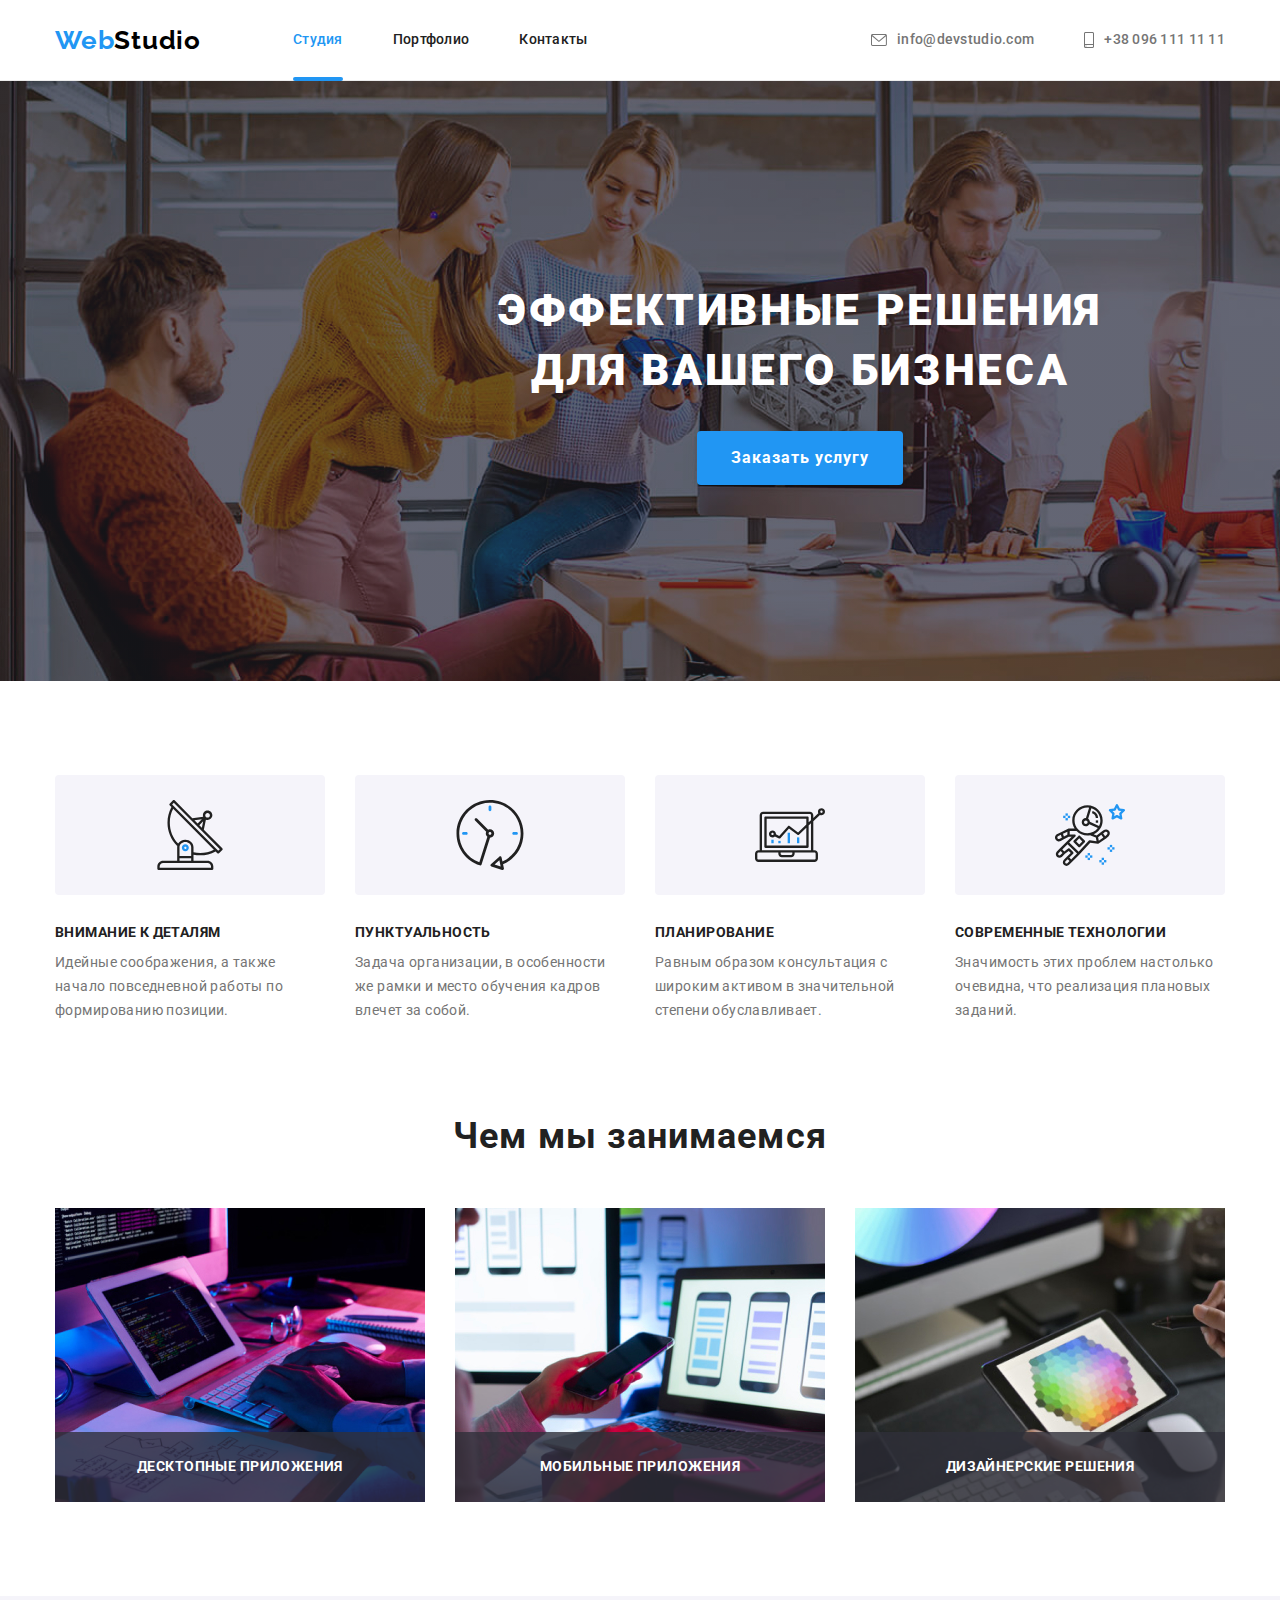
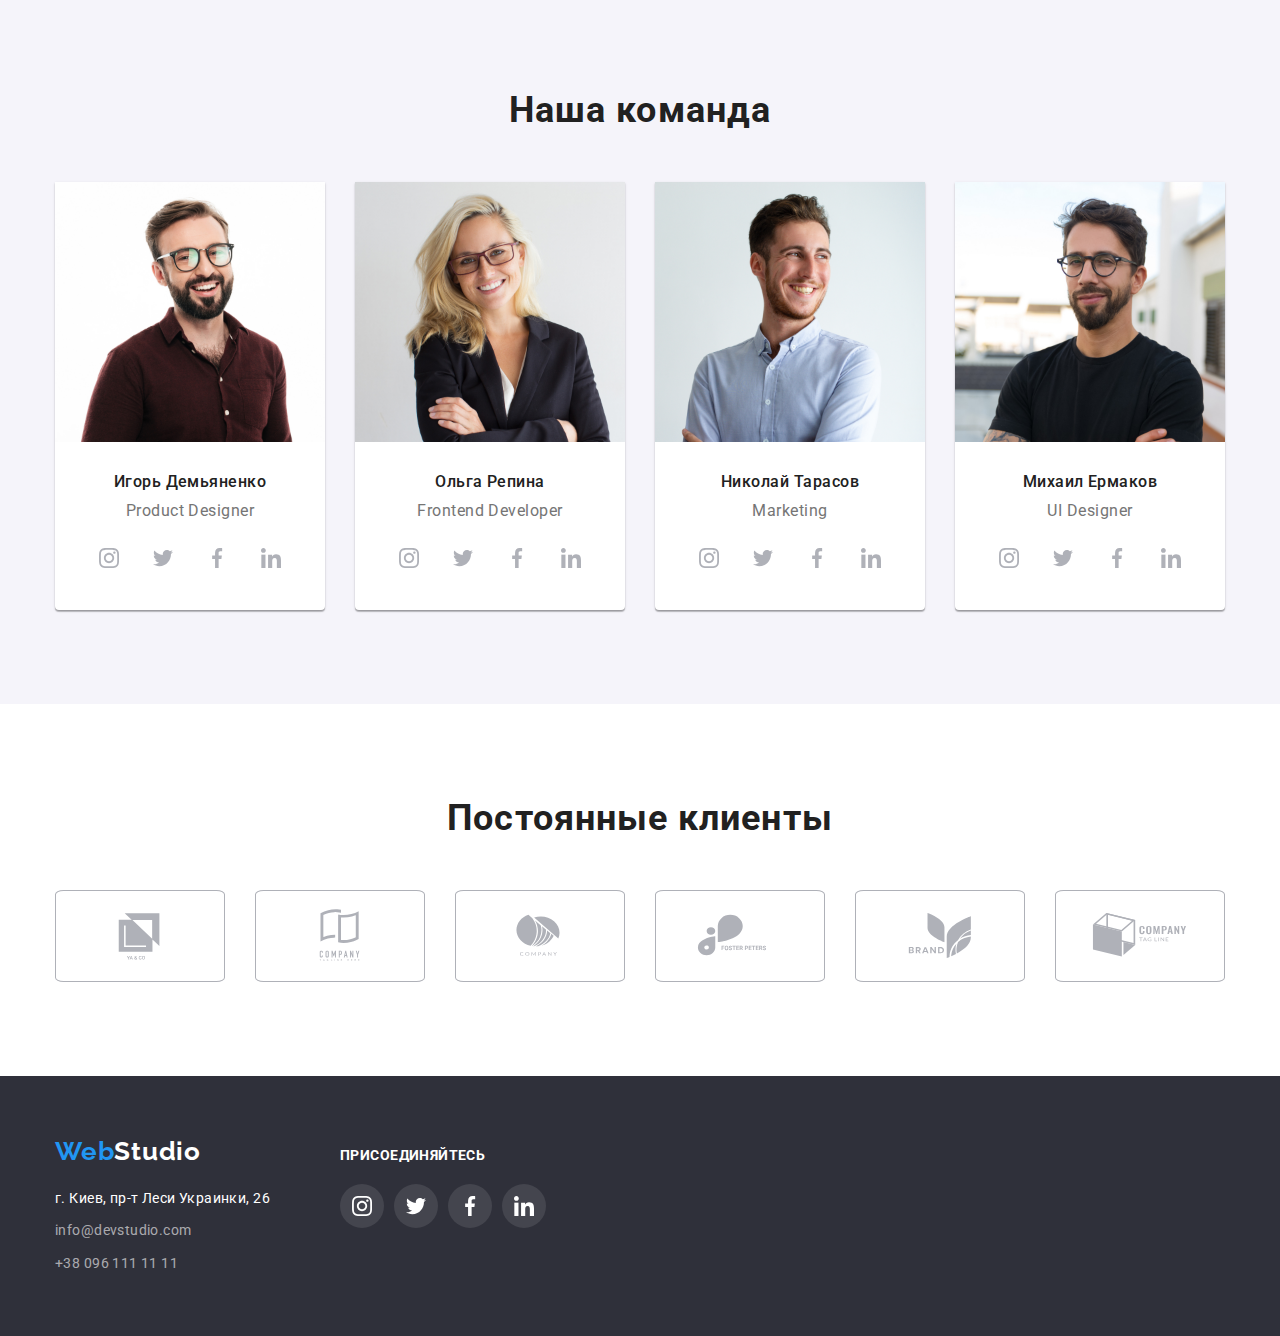
<file: index.html>
<!DOCTYPE html>
<html lang="ru">

<head>
    <meta charset="UTF-8">
    <meta http-equiv="X-UA-Compatible" content="IE=edge">
    <meta name="viewport" content="width=device-width, initial-scale=1.0">
    <title>Главная</title>
    <link href="https://fonts.googleapis.com/css2?family=Raleway:wght@700&family=Roboto:wght@400;500;700;900&display=swap"
    rel="stylesheet">
    <link rel="stylesheet" href="https://cdnjs.cloudflare.com/ajax/libs/modern-normalize/1.1.0/modern-normalize.min.css">
    <link rel="stylesheet" href="./css/styles.css">
</head>

<body class="body">
    <!--Header-->
    <header class="header">
        <div class="container page-header-container">
        <nav class="navigation">
            <a href="./index.html" lang="en" class="logo link">
                <span class="web">Web</span>Studio
            </a>
            <ul class="nav-menu-list list">

                <li class="nav-menu-item">
                    <a href="./index.html" class="menu-link link current">Студия</a> 
                </li>
                <li class="nav-menu-item">
                    <a href="portfolio.html" class="menu-link link">Портфолио</a> 
                </li>
                <li class="nav-menu-item">
                    <a href="" class="menu-link link">Контакты</a> 
                </li>

            </ul>
        </nav>
        <ul class="contacts-list list">
            <li class="contacts-list-item">
                <a href="mailto:info@devstudio.com" lang="en" class="contact-link link">
                    <svg class="contact-icon" width="16" height="12">
                        <use href="./images/sprite.svg#envelope"></use>
                    </svg>
                    info@devstudio.com
                </a>
            </li>
            <li class="contacts-list-item">
                <a href="tel:+380961111111" class="contact-link link">
                    <svg class="contact-icon" width="10" height="16">
                        <use href="./images/sprite.svg#smartphone"></use>
                    </svg>
                    +38 096 111 11 11
                </a>
            </li>
        </ul>
        </div>
    </header>
    <!--Main Content-->
    <main class="main-content">
        <!--HERO-->
        <section class="hero">
            <div class="container">
            <h1 class="hero-title">Эффективные решения<br>для вашего бизнеса</h1>
            <button class="hero-button" data-modal-open type="button"><span class="hero-button-text">Заказать услугу</span></button>
            </div>
        </section>
        <!--Our Features-->
        <section class="features section">
            <div class="container">
            <h2 class="visually-hidden">Наши достоинства</h2>
            <ul class="features-list list">
                <li class="features-list-item">
                    <a href="" class="features-list-icon-link link">
                        <svg class="features-list-icon" width="70" height="70">
                            <use href="./images/sprite.svg#antenna"></use>
                        </svg>
                    </a>
                    <h3 class="features-list-item-title">Внимание к деталям</h3>
                    <p class="features-list-item-text">Идейные соображения, а также начало повседневной работы по формированию позиции.</p>
                </li>

                <li class="features-list-item">
                    <a href="" class="features-list-icon-link link">
                        <svg class="features-list-icon" width="70" height="70">
                            <use href="./images/sprite.svg#clock"></use>
                        </svg>
                    </a>
                    <h3 class="features-list-item-title">Пунктуальность</h3>
                    <p class="features-list-item-text">Задача организации, в особенности же рамки и место обучения кадров влечет за собой.</p>
                </li>
                <li class="features-list-item">
                    <a href="" class="features-list-icon-link link">
                        <svg class="features-list-icon" width="70" height="70">
                            <use href="./images/sprite.svg#diagram"></use>
                        </svg>
                    </a>
                    <h3 class="features-list-item-title">Планирование</h3>
                    <p class="features-list-item-text">Равным образом консультация с широким активом в значительной степени обуславливает.</p>
                </li>
                <li class="features-list-item">
                    <a href="" class="features-list-icon-link link">
                        <svg class="features-list-icon" width="70" height="70">
                            <use href="./images/sprite.svg#astronaut"></use>
                        </svg>
                    </a>
                    <h3 class="features-list-item-title">Современные технологии</h3>
                    <p class="features-list-item-text">Значимость этих проблем настолько очевидна, что реализация плановых заданий.</p>
                </li>
            </ul>
            </div>
        </section>
        <!--Our Services-->
        <section class="services section">
            <div class="container">
            <h2 class="services-title">Чем мы занимаемся</h2>
            <ul class="services-list list">
                <li class="services-list-item">
                    <div class="service-list-overlay">
                    <p class="service-list-overlay-text">Десктопные приложения</p>
                    <img src="./images/services/веб-разработка.jpg" alt="веб-разработка" width="370" class="services-list-item-image">
                    </div>
                </li>
                <li class="services-list-item">
                    <div class="service-list-overlay">
                    <p class="service-list-overlay-text">Мобильные приложения</p>
                    <img src="./images/services/мобильная.jpg" alt="мобильная разработка" width="370" class="services-list-item-image">
                    </div>
                </li>
                <li class="services-list-item">
                    <div class="service-list-overlay">
                    <p class="service-list-overlay-text">Дизайнерские решения</p>
                    <img src="./images/services/дизайн.jpg" alt="веб-дизайн" width="370" class="services-list-item-image">
                    </div>
                </li>
            </ul>
            </div>
        </section>
        <!--Our Team-->
        <section class="team section">
            <div class="container">
            <h2 class="team-title">Наша команда</h2>
            <ul class="team-list list">
                <li class="team-list-item">
                    <img src="./images/team/img.jpg" alt="Игорь Демьяненко" width="270" class="team-list-item-image">
                    <div class="team-card-content">
                    <h3 class="team-list-item-name">Игорь Демьяненко</h3>
                    <p lang="en" class="team-list-item-orientation">Product Designer</p>
                    <ul class="social-network list">
                        <li class="social-network-item">
                            <a href="" class="social-network-link">
                                <svg class="social-icon" width="20" height="20">
                                    <use href="./images/sprite.svg#instagram"></use>
                                </svg>
                            </a>
                        </li>
                        <li class="social-network-item">
                            <a href="" class="social-network-link">
                                <svg class="social-icon" width="20" height="20">
                                    <use href="./images/sprite.svg#twitter"></use>
                                </svg>
                            </a>
                        </li>
                        <li class="social-network-item">
                            <a href="" class="social-network-link">
                                <svg class="social-icon" width="20" height="20">
                                    <use href="./images/sprite.svg#facebook"></use>
                                </svg>
                            </a>
                        </li>
                        <li class="social-network-item">
                            <a href="" class="social-network-link">
                                <svg class="social-icon" width="20" height="20">
                                    <use href="./images/sprite.svg#linkedin"></use>
                                </svg>
                            </a>
                        </li>
                    </ul>
                    </div>
                </li>
                <li class="team-list-item">
                    <img src="./images/team/img(1).jpg" alt="Ольга Репина" width="270" class="team-list-item-image">
                    <div class="team-card-content">
                    <h3 class="team-list-item-name">Ольга Репина</h3>
                    <p lang="en" class="team-list-item-orientation">Frontend Developer</p>
                    <ul class="social-network list">
                        <li class="social-network-item">
                            <a href="" class="social-network-link">
                                <svg class="social-icon" width="20" height="20">
                                    <use href="./images/sprite.svg#instagram"></use>
                                </svg>
                            </a>
                        </li>
                        <li class="social-network-item">
                            <a href="" class="social-network-link">
                                <svg class="social-icon" width="20" height="20">
                                    <use href="./images/sprite.svg#twitter"></use>
                                </svg>
                            </a>
                        </li>
                        <li class="social-network-item">
                            <a href="" class="social-network-link">
                                <svg class="social-icon" width="20" height="20">
                                    <use href="./images/sprite.svg#facebook"></use>
                                </svg>
                            </a>
                        </li>
                        <li class="social-network-item">
                            <a href="" class="social-network-link">
                                <svg class="social-icon" width="20" height="20">
                                    <use href="./images/sprite.svg#linkedin"></use>
                                </svg>
                            </a>
                        </li>
                    </ul>
                    </div>
                </li>
                <li class="team-list-item">
                    <img src="./images/team/img(2).jpg" alt="Николай Тарасов" width="270" class="team-list-item-image">
                    <div class="team-card-content">
                    <h3 class="team-list-item-name">Николай Тарасов</h3>
                    <p lang="en" class="team-list-item-orientation">Marketing</p>
                    <ul class="social-network list">
                        <li class="social-network-item">
                            <a href="" class="social-network-link">
                                <svg class="social-icon" width="20" height="20">
                                    <use href="./images/sprite.svg#instagram"></use>
                                </svg>
                            </a>
                        </li>
                        <li class="social-network-item">
                            <a href="" class="social-network-link">
                                <svg class="social-icon" width="20" height="20">
                                    <use href="./images/sprite.svg#twitter"></use>
                                </svg>
                            </a>
                        </li>
                        <li class="social-network-item">
                            <a href="" class="social-network-link">
                                <svg class="social-icon" width="20" height="20">
                                    <use href="./images/sprite.svg#facebook"></use>
                                </svg>
                            </a>
                        </li>
                        <li class="social-network-item">
                            <a href="" class="social-network-link">
                                <svg class="social-icon" width="20" height="20">
                                    <use href="./images/sprite.svg#linkedin"></use>
                                </svg>
                            </a>
                        </li>
                    </ul>
                    </div>
                </li>
                <li class="team-list-item">
                    <img src="./images/team/img(3).jpg" alt="Михаил Ермаков" width="270" class="team-list-item-image">
                    <div class="team-card-content">
                    <h3 class="team-list-item-name">Михаил Ермаков</h3>
                    <p lang="en" class="team-list-item-orientation">UI Designer</p>
                    <ul class="social-network list">
                        <li class="social-network-item">
                            <a href="" class="social-network-link link">
                                <svg class="social-icon" width="20" height="20">
                                    <use href="./images/sprite.svg#instagram"></use>
                                </svg>
                            </a>
                        </li>
                        <li class="social-network-item">
                            <a href="" class="social-network-link link">
                                <svg class="social-icon" width="20" height="20">
                                    <use href="./images/sprite.svg#twitter"></use>
                                </svg>
                            </a>
                        </li>
                        <li class="social-network-item">
                            <a href="" class="social-network-link link">
                                <svg class="social-icon" width="20" height="20">
                                    <use href="./images/sprite.svg#facebook"></use>
                                </svg>
                            </a>
                        </li>
                        <li class="social-network-item">
                            <a href="" class="social-network-link link">
                                <svg class="social-icon" width="20" height="20">
                                    <use href="./images/sprite.svg#linkedin"></use>
                                </svg>
                            </a>
                        </li>
                    </ul>
                    </div>
                </li>
            </ul>
            </div>
        </section>
        <!--Our Clients-->
        <section class="clients section">
        <div class="container">
            <h2 class="clients-title">Постоянные клиенты</h2>
            <ul class="client-list list">
                <li class="clients-list-item">
                    <a href="" class="clients-link link">
                        <svg class="client-icon" width="106" height="60">
                            <use href="./images/sprite.svg#logo"></use>
                        </svg>
                    </a>
                </li>
                <li class="clients-list-item">
                    <a href="" class="clients-link link">
                        <svg class="client-icon" width="106" height="60">
                            <use href="./images/sprite.svg#logo-1"></use>
                        </svg>
                    </a>
                </li>
                <li class="clients-list-item">
                    <a href="" class="clients-link link">
                    <svg class="client-icon" width="106" height="60">
                        <use href="./images/sprite.svg#logo-2"></use>
                    </svg>
                </a>
                </li>
                <li class="clients-list-item">
                    <a href="" class="clients-link link">
                        <svg class="client-icon" width="106" height="60">
                            <use href="./images/sprite.svg#logo-3"></use>
                        </svg>
                    </a>
                </li>
                <li class="clients-list-item">
                    <a href="" class="clients-link link">
                        <svg class="client-icon" width="106" height="60">
                            <use href="./images/sprite.svg#logo-4"></use>
                        </svg>
                    </a>
                </li>
                <li class="clients-list-item">
                    <a href="" class="clients-link link">
                        <svg class="client-icon" width="106" height="60">
                            <use href="./images/sprite.svg#logo-5"></use>
                        </svg>
                    </a>
                </li>
            </ul>



        </div>
        </section>
    </main>
    <!--Footer-->
    <footer class="footer">
        <div class="container footer-content">
        <div class="footer-left">
        <a href="index.html" lang="en" class="logo-footer link"><span class="web">Web</span>Studio</a>
        <address class="address">
        <ul class="address-list list">
            <li class="address-list-item"> 
                <a href="https://goo.gl/maps/JKtJWPhpA4Ph4JTX7" 
                target="_blank"
                rel="noopener noreferrer" class="map-link link"
                >г. Киев, пр-т Леси Украинки, 26</a>
            </li>
            <li class="address-list-item">
                <a href="mailto:info@devstudio.com" lang="en" class="address-link email link">info@devstudio.com</a>
            </li>
            <li class="address-list-item">
                <a href="tel:+380961111111" class="address-link link">+38 096 111 11 11</a>
            </li>
        </ul>
        </address>
        </div>
        <div class="our-social-networks">
            <h3 class="social-networks-title">присоединяйтесь</h3>
            <ul class="our-social-networks-list list">
                <li class="our-social-network-item">
                <a href="" class="our-social-network-link link">
                    <svg class="our-social-icon" width="20" height="20">
                        <use href="./images/sprite.svg#instagram"></use>
                    </svg>
                </a>
                </li>
                <li class="our-social-network-item">
                    <a href="" class="our-social-network-link link">
                        <svg class="our-social-icon" width="20" height="20">
                            <use href="./images/sprite.svg#twitter"></use>
                        </svg>
                    </a>
                </li>
                <li class="our-social-network-item">
                    <a href="" class="our-social-network-link link">
                        <svg class="our-social-icon" width="20" height="20">
                            <use href="./images/sprite.svg#facebook"></use>
                        </svg>
                    </a>
                </li>
                <li class="our-social-network-item">
                    <a href="" class="our-social-network-link link">
                        <svg class="our-social-icon" width="20" height="20">
                            <use href="./images/sprite.svg#linkedin"></use>
                        </svg>
                    </a>
                </li>
            </ul>

        </div>
        </div>
    </footer>
    <div class="backdrop is-hidden" data-modal>
        <div class="modal">
            <button class="modal-close-button" data-modal-close>
                <svg class="modal-close-button-icon" width="18px" height="18px" >
                    <use href="./images/sprite.svg#close-icon"></use>
                </svg>
            </button>
        </div>
    </div>
    <script src="./js/modal.js"></script>
</body>

</html>
</file>
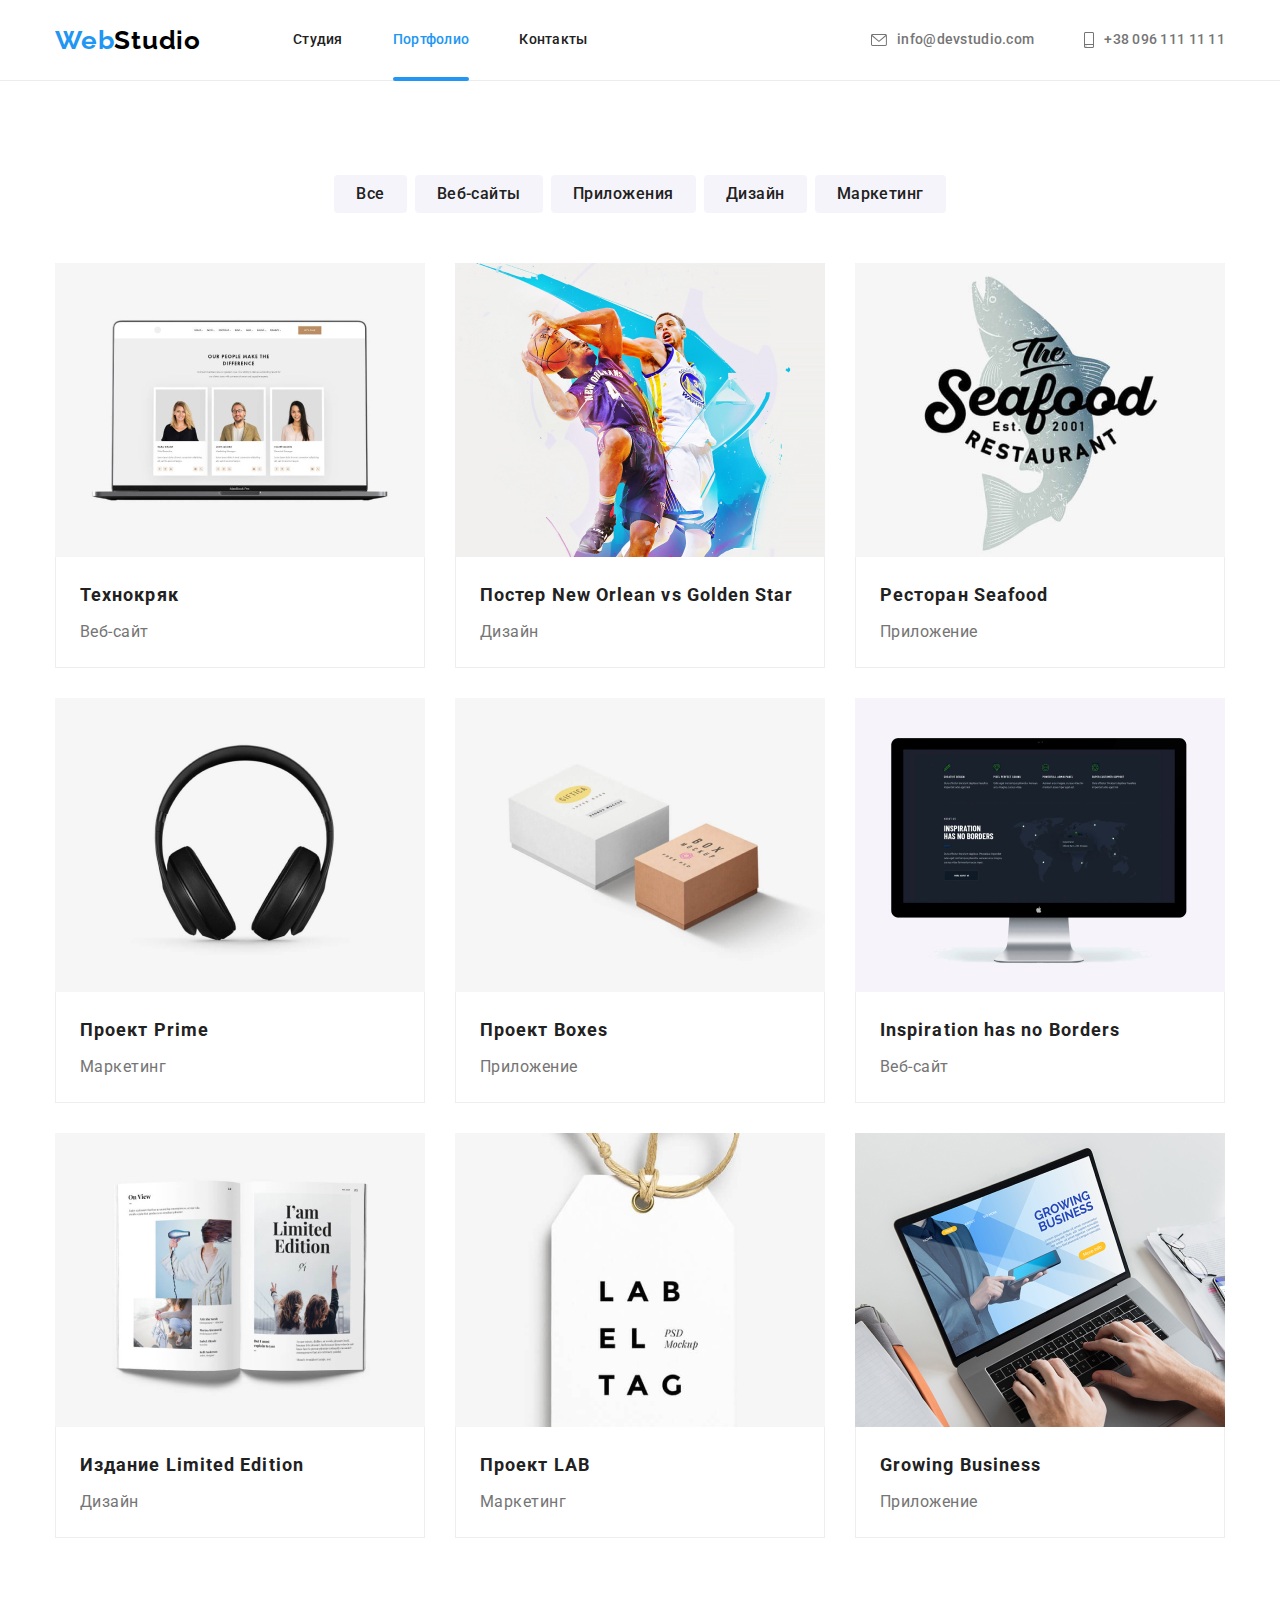
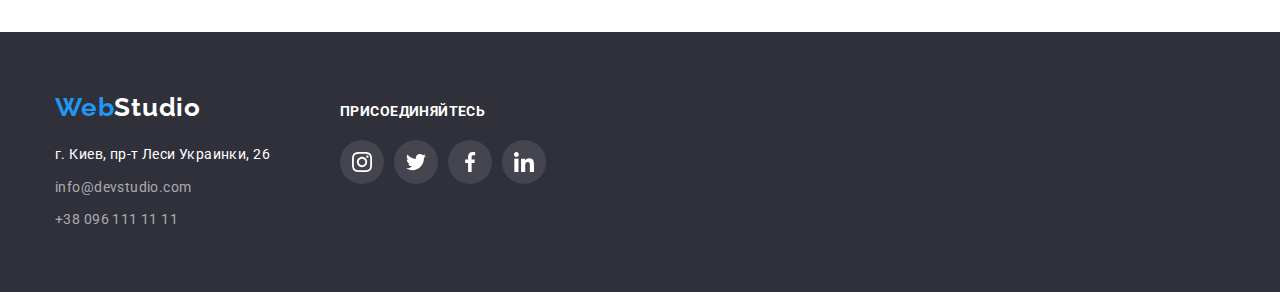
<file: portfolio.html>
<!DOCTYPE html>
<html lang="ru">
<head>
    <meta charset="UTF-8">
    <meta http-equiv="X-UA-Compatible" content="IE=edge">
    <meta name="viewport" content="width=device-width, initial-scale=1.0">
    <title>Портфолио</title>
    <link href="https://fonts.googleapis.com/css2?family=Raleway:wght@700&family=Roboto:wght@400;500;700;900&display=swap"
        rel="stylesheet">
    <link rel="stylesheet" href="https://cdnjs.cloudflare.com/ajax/libs/modern-normalize/1.1.0/modern-normalize.min.css">
    <link rel="stylesheet" href="./css/styles.css">
</head>
<body class="body">
        <!--header-->
    <header class="header">
        <div class="container page-header-container">
            <nav class="navigation">
                <a href="./index.html" lang="en" class="logo link">
                    <span class="web">Web</span>Studio
                </a>
                <ul class="nav-menu-list list">
        
                    <li class="nav-menu-item">
                        <a href="./index.html" class="menu-link link">Студия</a>
                    </li>
                    <li class="nav-menu-item">
                        <a href="portfolio.html" class="menu-link link current">Портфолио</a>
                    </li>
                    <li class="nav-menu-item">
                        <a href="" class="menu-link link">Контакты</a>
                    </li>
        
                </ul>
            </nav>
            <ul class="contacts-list list">
                <li class="contacts-list-item">
                    <a href="mailto:info@devstudio.com" lang="en" class="contact-link link">
                        <svg class="contact-icon" width="16" height="12">
                            <use href="./images/sprite.svg#envelope"></use>
                        </svg>
                        info@devstudio.com
                    </a>
                </li>
                <li class="contacts-list-item">
                    <a href="tel:+380961111111" class="contact-link link">
                        <svg class="contact-icon" width="10" height="16">
                            <use href="./images/sprite.svg#smartphone"></use>
                        </svg>
                        +38 096 111 11 11
                    </a>
                </li>
            </ul>
        </div>
    </header>
        <!--main content-->
    <main>
            <!--project types -->
        <section class="section">
            <div class="container">
            <h1 class="visually-hidden">Project Types</h1>
            
            <ul class="projects-types-list list">
                <li class="menu-buttons">
                    <button class="button" type="button">Все</button>
                </li>
                <li class="menu-buttons">
                    <button class="button" type="button">Веб-сайты</button>
                </li>
                <li class="menu-buttons">
                    <button class="button" type="button">Приложения</button>
                </li>
                <li class="menu-buttons">
                    <button class="button" type="button">Дизайн</button>
                </li>
                <li class="menu-buttons">
                    <button class="button">Маркетинг</button>
                </li>
            </ul>
            <ul class="projects-section-list list">
                <li class="project-card">
                    <a href="" class="project-card-link link">
                    <div class="project-card-overlay">
                    <p class="project-card-overlay-text">Ресурс предлагает комплексные предложения с разным уровнем функционала и сервисов. Все это позволит посетителю получить
                    исчерпывающие сведения о компании или частном лице.</p>
                    <img src="./images/portfolio/img.jpg" width="370" height="294" alt="Заставка проекта">
                    </div>
                    <div class="project-card-content">
                    <h2 class="project-name">Технокряк</h2>
                    <p class="project-orientation">Веб-сайт</p>
                    </div>
                    </a>
                </li>
                <li class="project-card">
                    <a href="" class="project-card-link link">
                    <div class="project-card-overlay">
                    <p class="project-card-overlay-text">Ресурс предлагает комплексные предложения с разным уровнем функционала и сервисов. Все это позволит посетителю получить
                    исчерпывающие сведения о компании или частном лице.</p>
                    <img src="./images/portfolio/img(1).jpg" width="370" height="294" alt="Заставка проекта">
                    </div>
                    <div class="project-card-content">
                    <h2 class="project-name">Постер <span lang="en">New Orlean vs Golden Star</span></h2>
                    <p class="project-orientation">Дизайн</p>
                    </div>
                    </a>
                </li>
                <li class="project-card">
                    <a href="" class="project-card-link link">
                    <div class="project-card-overlay">
                    <p class="project-card-overlay-text">Ресурс предлагает комплексные предложения с разным уровнем функционала и сервисов. Все это позволит посетителю получить
                    исчерпывающие сведения о компании или частном лице.</p>
                    <img src="./images/portfolio/img(2).jpg" width="370" height="294" alt="Заставка проекта">
                    </div>
                    <div class="project-card-content">
                    <h2 class="project-name">Ресторан <span lang="en">Seafood</span></h2>
                    <p class="project-orientation">Приложение</p>
                    </div>
                    </a>
                </li>
                <li class="project-card">
                    <a href="" class="project-card-link link">
                    <div class="project-card-overlay">
                    <p class="project-card-overlay-text">Ресурс предлагает комплексные предложения с разным уровнем функционала и сервисов. Все это позволит посетителю получить
                    исчерпывающие сведения о компании или частном лице.</p>
                    <img src="./images/portfolio/img(3).jpg" width="370" height="294" alt="Заставка проекта">
                    </div>
                    <div class="project-card-content">
                    <h2 class="project-name">Проект <span lang="en">Prime</span></h2>
                    <p class="project-orientation">Маркетинг</p>
                    </div>
                    </a>
                </li>
                <li class="project-card">
                    <a href="" class="project-card-link link">
                    <div class="project-card-overlay">
                    <p class="project-card-overlay-text">Ресурс предлагает комплексные предложения с разным уровнем функционала и сервисов. Все это позволит посетителю получить
                    исчерпывающие сведения о компании или частном лице.</p>
                    <img src="./images/portfolio/img(4).jpg" width="370" height="294" alt="Заставка проекта">
                    </div>
                    <div class="project-card-content">
                    <h2 class="project-name">Проект <span lang="en">Boxes</span></h2>
                    <p class="project-orientation">Приложение</p>
                    </div>
                    </a>
                </li>
                <li class="project-card">
                    <a href="" class="project-card-link link">
                    <div class="project-card-overlay">
                    <p class="project-card-overlay-text">Ресурс предлагает комплексные предложения с разным уровнем функционала и сервисов. Все это позволит посетителю получить
                    исчерпывающие сведения о компании или частном лице.</p>
                    <img src="./images/portfolio/img(5).jpg" width="370" height="294" alt="Заставка проекта">
                    </div>
                    <div class="project-card-content">
                    <h2 class="project-name"><span lang="en">Inspiration has no Borders</span></h2>
                    <p class="project-orientation">Веб-сайт</p>
                    </div>
                    </a>
                </li>
                <li class="project-card">
                    <a href="" class="project-card-link link">
                    <div class="project-card-overlay">
                    <p class="project-card-overlay-text">Ресурс предлагает комплексные предложения с разным уровнем функционала и сервисов. Все это позволит посетителю получить
                    исчерпывающие сведения о компании или частном лице.</p>
                    <img src="./images/portfolio/img(6).jpg" width="370" height="294" alt="Заставка проекта">
                    </div>
                    <div class="project-card-content">
                    <h2 class="project-name">Издание <span lang="en">Limited Edition</span></h2>
                    <p class="project-orientation">Дизайн</p>
                    </div>
                    </a>
                </li>
                <li class="project-card">
                    <a href="" class="project-card-link link">
                    <div class="project-card-overlay">
                    <p class="project-card-overlay-text">Ресурс предлагает комплексные предложения с разным уровнем функционала и сервисов. Все это позволит посетителю получить
                    исчерпывающие сведения о компании или частном лице.</p>
                    <img src="./images/portfolio/img(7).jpg" width="370" height="294" alt="Заставка проекта">
                    </div>
                    <div class="project-card-content">
                    <h2 class="project-name">Проект <span lang="en">LAB</span></h2>
                    <p class="project-orientation">Маркетинг</p>
                    </div>
                    </a>
                </li>
                <li class="project-card">
                    <a href="" class="project-card-link link">
                    <div class="project-card-overlay">
                    <p class="project-card-overlay-text">Ресурс предлагает комплексные предложения с разным уровнем функционала и сервисов. Все это позволит посетителю получить
                    исчерпывающие сведения о компании или частном лице.</p>
                    <img src="./images/portfolio/img(8).jpg" width="370" height="294" alt="Заставка проекта">
                    </div>
                    <div class="project-card-content">
                    <h2 class="project-name"><span lang="en">Growing Business</span></h2>
                    <p class="project-orientation">Приложение</p>  
                    </div>
                    </a>
                </li>
            </ul>
            </div>
        </section>


    </main>
        <!--footer-->
    <footer class="footer">
        <div class="container footer-content">
            <div class="footer-left">
                <a href="index.html" lang="en" class="logo-footer link"><span class="web">Web</span>Studio</a>
                <address class="address">
                    <ul class="address-list list">
                        <li class="address-list-item">
                            <a href="https://goo.gl/maps/JKtJWPhpA4Ph4JTX7" target="_blank" rel="noopener noreferrer"
                                class="map-link link">г. Киев, пр-т Леси Украинки, 26</a>
                        </li>
                        <li class="address-list-item">
                            <a href="mailto:info@devstudio.com" lang="en" class="address-link email link">info@devstudio.com</a>
                        </li>
                        <li class="address-list-item">
                            <a href="tel:+380961111111" class="address-link link">+38 096 111 11 11</a>
                        </li>
                    </ul>
                </address>
            </div>
            <div class="our-social-networks">
                <h3 class="social-networks-title">присоединяйтесь</h3>
                <ul class="our-social-networks-list list">
                    <li class="our-social-network-item">
                        <a href="" class="our-social-network-link link">
                            <svg class="our-social-icon" width="20" height="20">
                                <use href="./images/sprite.svg#instagram"></use>
                            </svg>
                        </a>
                    </li>
                    <li class="our-social-network-item">
                        <a href="" class="our-social-network-link link">
                            <svg class="our-social-icon" width="20" height="20">
                                <use href="./images/sprite.svg#twitter"></use>
                            </svg>
                        </a>
                    </li>
                    <li class="our-social-network-item">
                        <a href="" class="our-social-network-link link">
                            <svg class="our-social-icon" width="20" height="20">
                                <use href="./images/sprite.svg#facebook"></use>
                            </svg>
                        </a>
                    </li>
                    <li class="our-social-network-item">
                        <a href="" class="our-social-network-link link">
                            <svg class="our-social-icon" width="20" height="20">
                                <use href="./images/sprite.svg#linkedin"></use>
                            </svg>
                        </a>
                    </li>
                </ul>
        
            </div>
        </div>
    </footer>
</body>
</html>
</file>
<file: css/styles.css>
:root{
    --primary-font-family: 'Roboto',
        sans-serif;
    --secondary-font-family: 'Raleway',
        sans-serif;
    --accent-color: #2196F3;
    --primary-title-color: #FFFFFF;
    --primary-text-color: #212121;
    --secondary-text-color: #757575;
    --primary-backgroud-color: #F5F4FA;
    --footer-hero-background-color:#2F303A;
    --hero-backround-color:#C4C4C4;
    --primary-icons-color: #AFB1B8;
}
h1,
h2,
h3,
h4,
h5,
h6,
p{
    margin-top: 0;
    margin-bottom: 0;
}
ul,ol{
    margin-top: 0;
    margin-bottom: 0;
    padding-left: 0;
}
img{
    display: block;  
}

.list{
    list-style: none;
    padding: 0;
    margin: 0;

}
.link{
    text-decoration: none;
}
.body{
    font-family: var(--primary-font-family);
    background-color: var(--primary-title-color);
    box-sizing: border-box;
    display: block;
}
.container{
    width: 1200px;
    margin-left: auto;
    margin-right: auto;
    padding-left: 15px;
    padding-right: 15px;
}
.visually-hidden {
    position: absolute;
    width: 1px;
    height: 1px;
    margin: -1px;
    border: 0;
    padding: 0;
    white-space: nowrap;
    clip-path: inset(100%);
    clip: rect(0 0 0 0);
    overflow: hidden;
}
/* Header */
.page-header-container{
    display: flex;
    align-items: center;
    justify-content: space-between;
}
.navigation{
    display: flex;
    align-items: center;
    
}
.nav-menu-list{
    display: flex;
}
.nav-menu-item:not(:last-child){
    margin-right: 50px;
}
.header{
    background-color: var(--primary-title-color);
    border-bottom: 1px solid #ECECEC
}
.menu-link{
    display: block;
    padding-top: 32px;
    padding-bottom: 32px;
    
    font-weight: 500;
    font-size: 14px;
    line-height: 1.14;
    letter-spacing: 0.02em;
    color: var(--primary-text-color);

    position: relative;

    transition-property: color;
    transition-duration: 250ms;
    transition-timing-function: cubic-bezier(0.4, 0, 0.2, 1);
}
.menu-link:hover,
.menu-link:focus{
    color: var(--accent-color);
}
.link.current::after{
    content: '';
    position: absolute;
    width: 100%;
    height: 4px;
    left: 0;
    bottom: -1px;
    background-color: var(--accent-color);
    border-radius: 2px;
}
.nav-menu-list .link.current{
    color: var(--accent-color);
}
.contact-link{
    display: flex;
    align-items: center;
    font-weight: 500;
    font-size: 14px;
    line-height: 1.14;
    letter-spacing: 0.02em;
    color: var(--secondary-text-color);
}
.contacts-list{
    display: flex;
}
.contacts-list-item{
    display: flex;
    align-items: center;
}
.contact-link{
    padding-top: 32px;
    padding-bottom: 32px;

    transition-property: color;
    transition-duration: 250ms;
    transition-timing-function: cubic-bezier(0.4, 0, 0.2, 1);
}
.contact-link:hover,
.contact-link:focus{
    color: var(--accent-color)
}
.contact-icon{
    fill: #757575;
    margin-right: 10px;

    transition-property: fill;
    transition-duration: 250ms;
    transition-timing-function: cubic-bezier(0.4, 0, 0.2, 1);
}
.contact-link:hover .contact-icon,
.contact-link:focus .contact-icon{
    fill: var(--accent-color)
}
.contacts-list-item:not(:last-child){
    margin-right: 50px;
}
.logo{
    color: #000000;
    font-family: var(--secondary-font-family);
    font-weight: 700;
    font-size: 26px;
    line-height: 1.19;
    letter-spacing: 0.03em;
    margin-right: 92px;
}

.web {
    color: var(--accent-color);
}

/* main content */
/* HERO */
.hero-title{
    font-weight: 900;
    font-size: 44px;
    line-height: 1.36;
    text-align: center;
    letter-spacing: 0.06em;
    text-transform: uppercase;
    color: var(--primary-title-color);
    margin-bottom: 30px;
    margin-top: 0;
}
.hero-button-text{
    font-family: inherit;
    font-weight: 700;
    font-size: 16px;
    line-height: 1.875;
    display: flex;
    align-items: center;
    text-align: center;
    letter-spacing: 0.06em;
    color: var(--primary-title-color)
}
.hero-button{
    min-width: 200px;
    min-height: 50px;
    background: var(--accent-color);
    box-shadow: 0px 4px 4px rgba(0, 0, 0, 0.15);
    border-radius: 4px;
    border-color: transparent;
    cursor: pointer;
    padding: 10px 32px;
    
    transition-property: background-color;
    transition-duration: 250ms;
    transition-timing-function: cubic-bezier(0.4, 0, 0.2, 1);
}
.hero-button:hover,
.hero-button:focus{
    background: #188CE8;
}
.hero{
    text-align: center;
    padding-top: 200px;
    padding-bottom: 200px;
    width: 1600px;
    height: 600px;
    margin-left: auto;
    margin-right: auto;
    background: #C4C4C4;
    background-image:linear-gradient(
    to right,
    rgba(47, 48, 58, 0.4),
    rgba(47, 48, 58, 0.4)
    ), url(../images/Hero-Img.jpg);
    background-size: cover;
    background-position: center;
    background-repeat: no-repeat;
}
   
/* Our Features */
.section{
    padding-bottom: 94px;
    padding-top: 94px;
}
.features-list{
    display: flex;
    flex-wrap: wrap;
}
.features-list-item:not(:nth-child(4n)){
    margin-right: 30px;
}
.features-list-item{
    flex-basis: calc((100% - 90px) / 4);
}
.features-list-item-title{
    font-weight: 700;
    font-size: 14px;
    line-height: 1.14;
    letter-spacing: 0.03em;
    text-transform: uppercase;
    color: var(--primary-text-color);
    margin-bottom: 10px;
}
.features-list-item-text{
    font-size: 14px;
    line-height: 1.7;
    letter-spacing: 0.03em;
    color: var(--secondary-text-color);
}
.features-list-icon-link{ 
    display: flex;
    width: 270px;
    height: 120px;
    justify-content: center;
    align-items: center;
    margin-bottom: 30px;
    background: var(--primary-backgroud-color);
    border-radius: 4px;
}

/* Our Services */
.services {
    padding-top: 0px;
}
.services-title{
    font-weight: 700;
    font-size: 36px;
    line-height: 1.16;
    text-align: center;
    letter-spacing: 0.03em;
    color: var(--primary-text-color);
    margin-bottom: 50px;
}
.service-list-overlay{
    position: relative;
}
.service-list-overlay-text{
    font-weight: 700;
    font-size: 14px;
    line-height: 1.14;
    letter-spacing: 0.03em;
    text-transform: uppercase;
    color: var(--primary-title-color);

    display: flex;
    justify-content: center;
    align-items: center;

    position: absolute;
    left: 0;
    bottom: 0;
    width: 100%;
    height: 70px;
    background: rgba(47, 48, 58, 0.8);
}
.services-list{
    display: flex;
    flex-wrap: wrap;
}
.services-list-item:not(:nth-child(3n)){
    margin-right: 30px;
}

/*Team Title*/
.team{
    background: var(--primary-backgroud-color);
}
.team-title{
    font-weight: 700;
    font-size: 36px;
    line-height: 1.16;
    text-align: center;
    letter-spacing: 0.03em;
    color: var(--primary-text-color);
    margin-bottom: 50px;
}
.team-list{
    display: flex;
    flex-wrap: wrap;
}
.team-list-item:not(:nth-child(4n)){
  margin-right: 30px;
}
.team-list-item {
    flex-basis: calc((100% - 120px) / 4);
    background-color: var(--primary-title-color);
    box-shadow: 0px 1px 3px rgba(0, 0, 0, 0.12), 0px 1px 1px rgba(0, 0, 0, 0.14), 0px 2px 1px rgba(0, 0, 0, 0.2);
    border-radius: 0px 0px 4px 4px;
}
.team-list-item-name{
    font-weight: 500;
    font-size: 16px;
    line-height: 1.19;
    text-align: center;
    letter-spacing: 0.03em;
    color: var(--primary-text-color);
    margin-bottom: 10px;
}
.team-list-item-orientation{
    font-size: 16px;
    line-height: 1.19;
    text-align: center;
    letter-spacing: 0.03em;
    color: var(--secondary-text-color);
    margin-bottom: 16px;
}
.team-card-content{
    padding-top: 30px;
    padding-bottom: 30px;
}
.social-network{
    display: flex;
    justify-content: center;
}
.social-network-item{
    width: 44px;
    height: 44px;
}
.social-network-item:not(:last-child){
    margin-right: 10px;
}
.social-network-link{
    width: 100%;
    height: 100%;
    border-radius: 50%;
    display: flex;
    justify-content: center;
    align-items: center;

    transition-property: background-color;
    transition-duration: 250ms;
    transition-timing-function: cubic-bezier(0.4, 0, 0.2, 1);
}
.social-icon{
    fill: var(--primary-icons-color);

    transition-property: fill;
    transition-duration: 250ms;
    transition-timing-function: cubic-bezier(0.4, 0, 0.2, 1);
}
.social-network-link:hover .social-icon,
.social-network-link:focus .social-icon{
    fill: var(--primary-title-color);
}
.social-network-link:hover,
.social-network-link:focus{
    background: var(--accent-color);
}
/* Our Clients */
.clients-title{
    font-weight: 700;
    font-size: 36px;
    line-height: 1.16;
    text-align: center;
    letter-spacing: 0.03em;
    color: var(--primary-text-color);
    margin-bottom: 50px;
}
.client-list{
    display: flex;
    justify-content: center;
}
.clients-list-item{
    width: 170px;
    height: 92px;
}
.clients-list-item:not(:last-child){
    margin-right:30px;
}
.clients-link{
    width: 100%;
    height: 100%;
    border-radius: 5%;
    border: 1px solid #AFB1B8;
    display: flex;
    justify-content: center;
    align-items: center;

    transition-property: border-color;
    transition-duration: 250ms;
    transition-timing-function: cubic-bezier(0.4, 0, 0.2, 1);
}
.client-icon{
    fill: var(--primary-icons-color);

    transition-property: fill;
    transition-duration: 250ms;
    transition-timing-function: cubic-bezier(0.4, 0, 0.2, 1);

}
.clients-link:hover .client-icon,
.clients-link:focus .client-icon{
    fill: var(--accent-color);
}
.clients-link:hover,
.clients-link:focus{
    border-color: var(--accent-color);
}

/* Footer */
.footer{
    padding-top: 60px;
    padding-bottom: 60px;
    font-style: normal;
    background: var(--footer-hero-background-color);
}
.logo-footer{
    display: block;
    font-family: 'Raleway';
    font-weight: 700;
    font-size: 26px;
    line-height: 1.19;
    letter-spacing: 0.03em;
    color: var(--primary-title-color);
    margin-bottom: 20px;
}
.map-link{
    font-size: 14px;
    line-height: 1.7;
    letter-spacing: 0.03em;
    color: var(--primary-title-color);
}
.address-link{
    font-size: 14px;
    line-height: 1.7;
    letter-spacing: 0.03em;
    color: rgba(255, 255, 255, 0.6);

    transition-property: color;
    transition-duration: 250ms;
    transition-timing-function: cubic-bezier(0.4, 0, 0.2, 1);
}
.address-link:hover,
.address-link:focus{
    color: var(--accent-color);
}
.footer-content{
    display: flex;
    align-items: baseline;  
}
.footer-left{
    margin-right: 70px;
}
.address{
    font-style: normal;
}
.address-list-item:not(:last-child){
    margin-bottom: 9px;
}
.our-social-networks-list{
    display: flex;
}
.our-social-network-item{
    width: 44px;
    height: 44px;
    border-radius: 50%;
    justify-content: center;
    align-items: center;
}
.our-social-network-item:not(:last-child) {
    margin-right: 10px;
}
.social-networks-title{
    font-weight: 700;
    font-size: 14px;
    line-height: 1.14;
    letter-spacing: 0.03em;
    text-transform: uppercase;
    color: var(--primary-title-color);
    margin-bottom: 20px;
}
.our-social-network-link{
    width: 100%;
    height: 100%;
    border-radius: 50%;
    display: flex;
    justify-content: center;
    align-items: center;
    fill: var(--primary-title-color);
    background: rgba(255, 255, 255, 0.1);

    transition-property: background-color;
    transition-duration: 250ms;
    transition-timing-function: cubic-bezier(0.4, 0, 0.2, 1);
}
.our-social-network-link:hover,
.our-social-network-link:focus{
    background: var(--accent-color);
}

/* Portfolio */

/* Project Types */
.projects-types-list{
    display: flex;
    justify-content: center;
    margin-bottom: 50px;
}
.menu-buttons:not(:last-child){
    margin-right: 8px;
}
.button{
    font-family: inherit;
    font-weight: 500;
    font-size: 16px;
    line-height: 1.62;
    text-align: center;
    letter-spacing: 0.03em;
    color: var(--primary-text-color);
    background: var(--primary-backgroud-color);
    border-radius: 4px;
    cursor: pointer;
    border: none;
    padding: 6px 22px;

    transition-property: color, background-color, box-shadow, border-radius;
    transition-duration: 250ms;
    transition-timing-function: cubic-bezier(0.4, 0, 0.2, 1);
}
.button:hover,
.button:focus{
    color: var(--primary-title-color);
    background: var(--accent-color);
    box-shadow: 0px 3px 1px rgba(0, 0, 0, 0.1), 0px 1px 2px rgba(0, 0, 0, 0.08), 0px 2px 2px rgba(0, 0, 0, 0.12);
    border-radius: 4px;
}
/* Projects */
.project-card-link{
    display: block;
    color: inherit;
    text-decoration: none;

    transition-property: box-shadow;
    transition-duration: 250ms;
    transition-timing-function: cubic-bezier(0.4, 0, 0.2, 1);
}
.project-card-link:hover,
.project-card-link:focus{
    box-shadow: 0px 1px 1px rgba(0, 0, 0, 0.12), 0px 4px 4px rgba(0, 0, 0, 0.06), 1px 4px 6px rgba(0, 0, 0, 0.16);
}
.project-name{
    font-weight: 700;
    font-size: 18px;
    line-height: 2;
    letter-spacing: 0.06em;
    color: var(--primary-text-color);
    margin-bottom: 4px;
}
.project-orientation{
    font-size: 16px;
    line-height: 1.875;
    letter-spacing: 0.03em;
    color: var(--secondary-text-color);
}
.projects-container{
    padding-top: 94px;
    padding-bottom: 94px;
}
.projects-section-list{
    display: flex;
    flex-wrap: wrap;
}
.project-card{
    flex-basis: calc((100% - 270px) / 9);
}
.project-card:not(:nth-child(3n)){
    margin-right: 30px;
}
.project-card:not(:nth-last-child(-n + 3)){
    margin-bottom: 30px;
}
.project-card-content{
    padding: 20px 24px;
    border: 1px solid #EEEEEE;
    border-top: none;
}
.project-card-overlay{
    position: relative;
    overflow: hidden;
}
.project-card-overlay-text{
    font-weight: 400;
    font-size: 18px;
    line-height: 1.55;
    letter-spacing: 0.03em;
    color: var(--primary-title-color);
    padding-top: 63px;
    padding-left: 24px;
    padding-right: 24px;

    position: absolute;
    background: rgba(33, 150, 243, 0.9);
    width: 100%;
    height: 100%;
    top: 0;
    left: 0;
    transform: translateY(100%);
    overflow: auto;

    transition: transform;
    transition-duration: 250ms;
    transition-timing-function: cubic-bezier(0.4, 0, 0.2, 1);
}
.project-card-link:hover .project-card-overlay-text,
.project-card-link:focus .project-card-overlay-text{
    transform: translateY(0%);
}
/* Modal */
.backdrop{
    position: fixed;
    top: 0;
    left: 0;
    width: 100%;
    height: 100%;
    background-color: rgba(0, 0, 0, 0.2);
    transition: opacity , visibility;
    transition-duration: 250ms;
    transition-timing-function: cubic-bezier(0.4, 0, 0.2, 1);
}
.modal{
    position: absolute;
    width: 528px;
    height: 580px;
    top: 50%;
    left: 50%;
    transform: translate(-50%,-50%);
    background-color: #FFFFFF;
    box-shadow: 0px 4px 4px rgba(0, 0, 0, 0.25);
}
.modal-close-button{
    background-color: transparent;
    padding: 0;
    width: 30px;
    height: 30px;
    border-radius: 50%;
    cursor: pointer;

    position: absolute;
    top: 8px;
    right: 8px;
    border: 1px solid rgba(0, 0, 0, 0.1);

    display: flex;
    justify-content: center;
    align-items: center;
}
.backdrop.is-hidden{
    opacity: 0;
    visibility: hidden;
    pointer-events: none;
}
</file>
